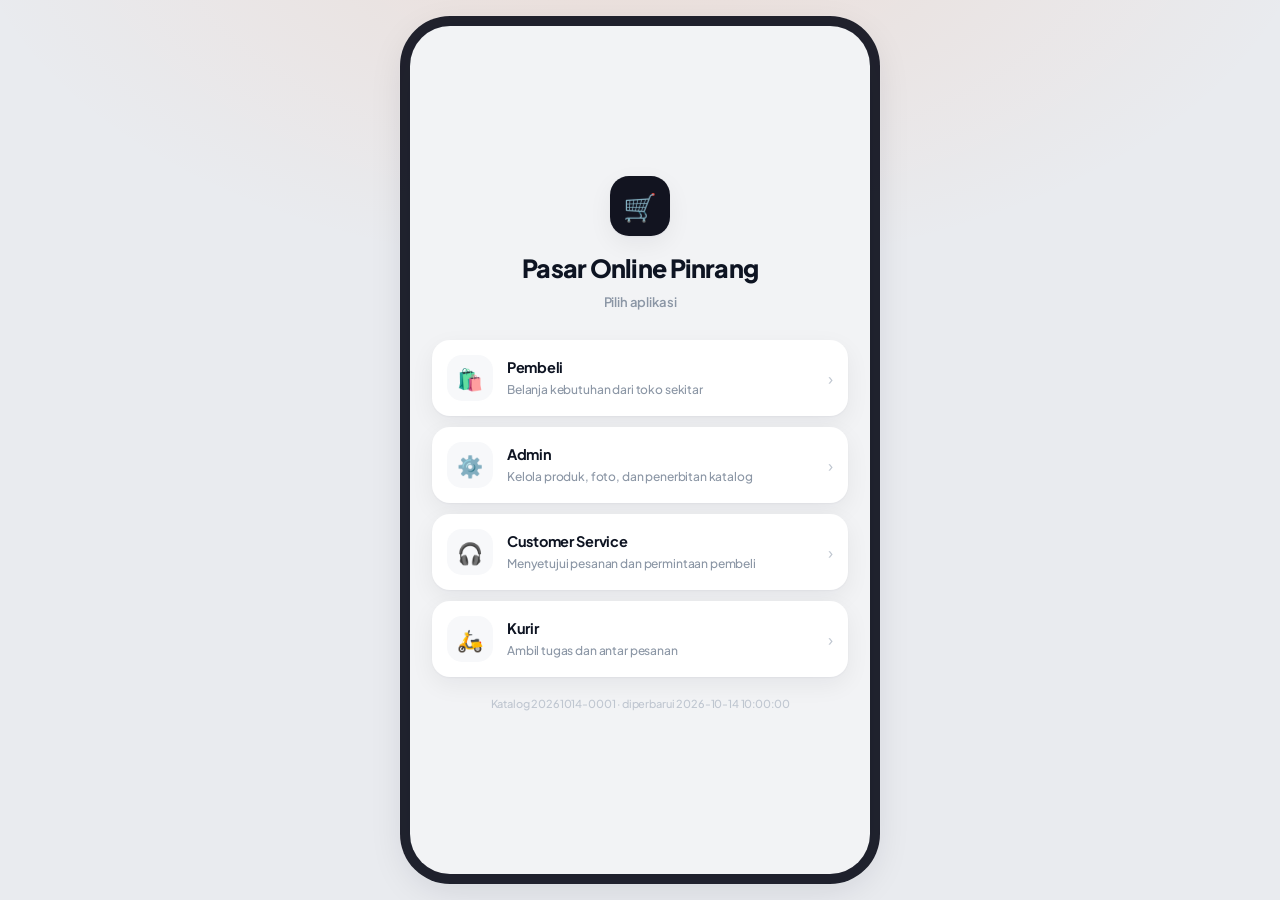
<file: index.html>
<!DOCTYPE html>
<html lang="id" data-tema="">
<head>
<meta charset="utf-8">
<meta name="viewport" content="width=device-width,initial-scale=1,maximum-scale=1,viewport-fit=cover">
<meta name="theme-color" content="#F2F3F5" media="(prefers-color-scheme: light)">
<meta name="theme-color" content="#0C0E13" media="(prefers-color-scheme: dark)">
<title>Pasar Online Pinrang</title>
<link rel="manifest" href="manifest.json">
<link rel="preconnect" href="https://fonts.googleapis.com">
<link rel="preconnect" href="https://fonts.gstatic.com" crossorigin>
<link rel="stylesheet" href="https://fonts.googleapis.com/css2?family=Plus+Jakarta+Sans:wght@400;500;600;700;800&display=swap">
<link rel="stylesheet" href="assets/css/app.css">
<style>
  .pilih{flex:1;overflow-y:auto;padding:34px 22px;display:flex;flex-direction:column;justify-content:center}
  .pintu{
    display:flex;gap:14px;align-items:center;background:var(--kartu);
    border-radius:var(--radius);padding:15px;box-shadow:var(--bayang);
    margin-bottom:11px;cursor:pointer;transition:transform .12s;
    color:var(--teks);font-weight:400;
  }
  .pintu:active{transform:scale(.985)}
  .pintu.terakhir{box-shadow:var(--bayang),0 0 0 2px var(--teks)}
  .pintu .lingkar{
    width:46px;height:46px;border-radius:15px;background:var(--kartu-2);
    display:flex;align-items:center;justify-content:center;font-size:21px;flex:none;
  }
  .pintu h3{margin:0 0 2px;font-size:14.5px;font-weight:700;letter-spacing:-.02em}
  .pintu p{margin:0;font-size:12px;color:var(--teks2);font-weight:500}
  .pintu .panah{margin-left:auto;color:var(--teks3);font-size:17px}
</style>
</head>
<body>
<div id="akar">
  <div class="pilih">
    <div class="merek">
      <div class="merek-ikon">🛒</div>
      <h1>Pasar Online Pinrang</h1>
      <p class="peran-label">Pilih aplikasi</p>
    </div>

    <a class="pintu" href="user.html">
      <div class="lingkar">🛍️</div>
      <div><h3>Pembeli</h3><p>Belanja kebutuhan dari toko sekitar</p></div>
      <div class="panah">›</div>
    </a>
    <a class="pintu" href="admin.html">
      <div class="lingkar">⚙️</div>
      <div><h3>Admin</h3><p>Kelola produk, foto, dan penerbitan katalog</p></div>
      <div class="panah">›</div>
    </a>
    <a class="pintu" href="cs.html">
      <div class="lingkar">🎧</div>
      <div><h3>Customer Service</h3><p>Menyetujui pesanan dan permintaan pembeli</p></div>
      <div class="panah">›</div>
    </a>
    <a class="pintu" href="kurir.html">
      <div class="lingkar">🛵</div>
      <div><h3>Kurir</h3><p>Ambil tugas dan antar pesanan</p></div>
      <div class="panah">›</div>
    </a>

    <p class="versi" id="info-versi">Memuat…</p>
  </div>
</div>

<script src="assets/js/config.js"></script>
<script>
  const tema = localStorage.getItem("pp_tema");
  if (tema) document.documentElement.dataset.tema = tema;

  // Arahkan langsung ke aplikasi yang terakhir dipakai, bila ada.
  const terakhir = localStorage.getItem("pp_app_terakhir");
  if (terakhir) {
    document.querySelectorAll(".pintu").forEach(function (a) {
      if (a.getAttribute("href") === terakhir) a.classList.add("terakhir");
    });
  }
  document.querySelectorAll(".pintu").forEach(function (a) {
    a.addEventListener("click", function () {
      localStorage.setItem("pp_app_terakhir", a.getAttribute("href"));
    });
  });

  fetch(APP_CONFIG.urlVersi + "?t=" + Date.now(), { cache: "no-store" })
    .then(function (r) { return r.json(); })
    .then(function (j) {
      document.getElementById("info-versi").textContent =
        "Katalog " + j.versi + " · diperbarui " + j.diperbarui;
    })
    .catch(function () {
      document.getElementById("info-versi").textContent = "v" + APP_CONFIG.versiApp;
    });

  if ("serviceWorker" in navigator) navigator.serviceWorker.register("sw.js").catch(function () {});
</script>
</body>
</html>
</file>
<file: assets/css/app.css>
/* =====================================================================
 * app.css — Pasar Pinrang
 * Tampilan ponsel di semua ukuran layar. Di desktop aplikasi tampil
 * sebagai bingkai ponsel yang diletakkan di tengah.
 * ===================================================================== */

/* ── Token warna ────────────────────────────────────────────────────── */
:root{
  --latar:#F2F3F5;
  --kartu:#FFFFFF;
  --kartu-2:#F7F8FA;

  --teks:#0E1422;
  --teks2:#8B96A5;
  --teks3:#BFC6D0;
  --garis:#E8EAEE;

  --utama:#121420;          /* tombol utama, hitam pekat */
  --utama-teks:#FFFFFF;
  --utama-tekan:#2A2D3C;

  --aksen:#FF7A2F;          /* oranye: diskon, tautan, sorotan */
  --aksen-lembut:#FFF0E6;
  --sukses:#16A06A;
  --sukses-lembut:#E6F6EF;
  --merah:#E5484D;
  --merah-lembut:#FDECEC;
  --biru:#2F6FED;
  --biru-lembut:#EAF1FE;
  --ungu:#7C5CFC;
  --ungu-lembut:#F0ECFF;
  --kuning-lembut:#FFF6E0;
  --kuning-teks:#9A6B00;

  /* latar pastel untuk foto produk */
  --pastel-1:#FDEEF2; --pastel-2:#EFEBFD; --pastel-3:#E8F5F0;
  --pastel-4:#FFF3E3; --pastel-5:#EAF0FA;

  --radius:18px;
  --radius-s:12px;
  --radius-l:24px;
  --bayang:0 1px 2px rgba(16,24,40,.04), 0 8px 24px rgba(16,24,40,.06);
  --bayang-kuat:0 10px 40px rgba(16,24,40,.14);

  --atas:58px;
  --bawah:66px;
  --lebar:460px;
}

:root[data-tema="gelap"]{
  --latar:#0C0E13;
  --kartu:#171A22;
  --kartu-2:#1E222B;
  --teks:#ECEFF4;
  --teks2:#8A94A6;
  --teks3:#5A6474;
  --garis:#252A34;
  --utama:#F4F6FA;
  --utama-teks:#121420;
  --utama-tekan:#D4D8E0;
  --aksen:#FF8B4A;
  --aksen-lembut:#2E1F14;
  --sukses-lembut:#10281F;
  --merah-lembut:#2C1718;
  --biru-lembut:#141E32;
  --ungu-lembut:#1C1830;
  --kuning-lembut:#2A2110;
  --kuning-teks:#E0B45C;
  --pastel-1:#241B20; --pastel-2:#1F1C2C; --pastel-3:#172420;
  --pastel-4:#2A2318; --pastel-5:#181E29;
  --bayang:0 1px 2px rgba(0,0,0,.4);
  --bayang-kuat:0 10px 40px rgba(0,0,0,.6);
}

@media (prefers-color-scheme:dark){
  :root:not([data-tema="terang"]){
    --latar:#0C0E13;
    --kartu:#171A22;
    --kartu-2:#1E222B;
    --teks:#ECEFF4;
    --teks2:#8A94A6;
    --teks3:#5A6474;
    --garis:#252A34;
    --utama:#F4F6FA;
    --utama-teks:#121420;
    --utama-tekan:#D4D8E0;
    --aksen:#FF8B4A;
    --aksen-lembut:#2E1F14;
    --sukses-lembut:#10281F;
    --merah-lembut:#2C1718;
    --biru-lembut:#141E32;
    --ungu-lembut:#1C1830;
    --kuning-lembut:#2A2110;
    --kuning-teks:#E0B45C;
    --pastel-1:#241B20; --pastel-2:#1F1C2C; --pastel-3:#172420;
    --pastel-4:#2A2318; --pastel-5:#181E29;
    --bayang:0 1px 2px rgba(0,0,0,.4);
    --bayang-kuat:0 10px 40px rgba(0,0,0,.6);
  }
}

/* ── Dasar ──────────────────────────────────────────────────────────── */
*{box-sizing:border-box;-webkit-tap-highlight-color:transparent}
html,body{margin:0;padding:0;height:100%}

body{
  font-family:"Plus Jakarta Sans",-apple-system,BlinkMacSystemFont,"Segoe UI",
              Roboto,"Helvetica Neue",Arial,sans-serif;
  font-size:15px;
  line-height:1.5;
  background:var(--latar);
  color:var(--teks);
  -webkit-font-smoothing:antialiased;
  overscroll-behavior-y:none;
  letter-spacing:-.01em;
}

img{max-width:100%;display:block}
a{color:var(--aksen);text-decoration:none;font-weight:600}
button,input,select,textarea{font-family:inherit;color:inherit}

/* ── Rangka ponsel ──────────────────────────────────────────────────── */
/* Di ponsel: layar penuh. Di desktop: bingkai di tengah. */
#akar{
  width:100%;
  max-width:var(--lebar);
  margin:0 auto;
  height:100dvh;
  background:var(--latar);
  position:relative;
  overflow:hidden;
  display:flex;
  flex-direction:column;
}

@media (min-width:768px){
  body{
    background-color:#E9EBEF;
    background-image:radial-gradient(1100px 620px at 50% -12%, rgba(255,122,47,.13), transparent 62%);
    display:flex;
    align-items:center;
    justify-content:center;
    padding:26px 0;
  }
  #akar{
    height:min(880px, calc(100dvh - 52px));
    border-radius:40px;
    box-shadow:var(--bayang-kuat),
               0 0 0 10px rgba(18,20,32,.93),
               0 0 0 11px rgba(255,255,255,.10);
  }

  /* Mode gelap: latar sedikit lebih terang dari bingkai supaya tepinya terbaca. */
  :root[data-tema="gelap"] body{ background-color:#1A1D24 }
  :root[data-tema="gelap"] #akar{
    box-shadow:0 18px 60px rgba(0,0,0,.65),
               0 0 0 10px #0A0C10,
               0 0 0 11px rgba(255,255,255,.16);
  }
}

@media (min-width:768px) and (prefers-color-scheme:dark){
  :root:not([data-tema="terang"]) body{ background-color:#1A1D24 }
  :root:not([data-tema="terang"]) #akar{
    box-shadow:0 18px 60px rgba(0,0,0,.65),
               0 0 0 10px #0A0C10,
               0 0 0 11px rgba(255,255,255,.16);
  }
}

/* ── Bilah atas ─────────────────────────────────────────────────────── */
.bilah-atas{
  flex:none;
  min-height:var(--atas);
  background:var(--kartu);
  color:var(--teks);
  display:flex;align-items:center;gap:10px;
  padding:0 16px;
  border-bottom:1px solid var(--garis);
  z-index:40;
}
.bilah-atas h2{
  font-size:17px;margin:0;flex:1;font-weight:700;letter-spacing:-.02em;
  white-space:nowrap;overflow:hidden;text-overflow:ellipsis;
}
.bilah-atas button{
  background:var(--kartu-2);border:0;color:var(--teks);
  border-radius:11px;width:36px;height:36px;font-size:15px;cursor:pointer;
  display:flex;align-items:center;justify-content:center;flex:none;
}
.bilah-atas button:active{background:var(--garis)}

/* ── Area isi ───────────────────────────────────────────────────────── */
.isi{
  flex:1;
  overflow-y:auto;
  -webkit-overflow-scrolling:touch;
  padding:16px 16px 22px;
}
.isi::-webkit-scrollbar{width:0}

/* ── Navigasi bawah ─────────────────────────────────────────────────── */
.nav-bawah{
  flex:none;
  height:var(--bawah);
  background:var(--kartu);
  border-top:1px solid var(--garis);
  display:flex;
  z-index:50;
  padding-bottom:env(safe-area-inset-bottom);
}
.nav-bawah button{
  flex:1;background:none;border:0;cursor:pointer;
  display:flex;flex-direction:column;align-items:center;justify-content:center;gap:4px;
  font-size:10px;font-weight:600;color:var(--teks3);
  position:relative;transition:color .15s;
}
.nav-bawah button span{font-size:19px;line-height:1;filter:grayscale(1);opacity:.55;transition:all .15s}
.nav-bawah button.aktif{color:var(--teks)}
.nav-bawah button.aktif span{filter:none;opacity:1;transform:translateY(-1px)}
.nav-bawah button.aktif::after{
  content:"";position:absolute;bottom:7px;width:4px;height:4px;
  border-radius:50%;background:var(--aksen);
}
.lencana{
  position:absolute;top:9px;margin-left:20px;
  background:var(--aksen);color:#fff;border-radius:10px;
  font-size:9px;font-weight:800;padding:1px 5px;min-width:16px;text-align:center;
  font-style:normal;
}

/* ── Tombol ─────────────────────────────────────────────────────────── */
.btn{
  background:var(--utama);color:var(--utama-teks);
  border:0;border-radius:14px;
  padding:14px 20px;font-size:14.5px;font-weight:700;letter-spacing:-.01em;
  cursor:pointer;transition:transform .08s,opacity .2s,background .15s;
  display:inline-flex;align-items:center;justify-content:center;gap:7px;
}
.btn:active{transform:scale(.975);background:var(--utama-tekan)}
.btn:disabled{opacity:.42;cursor:not-allowed}
.btn.lebar{width:100%}
.btn.kecil{padding:9px 14px;font-size:12.5px;border-radius:10px}
.btn.abu{background:var(--kartu-2);color:var(--teks);border:1px solid var(--garis)}
.btn.garis{background:transparent;border:1.5px solid var(--teks);color:var(--teks)}
.btn.aksen{background:var(--aksen);color:#fff}
.btn.merah{background:var(--merah);color:#fff}
.btn.hijau{background:var(--sukses);color:#fff}

/* ── Formulir ───────────────────────────────────────────────────────── */
label{display:block;margin-bottom:16px;font-size:12.5px;font-weight:700;color:var(--teks2);letter-spacing:0}
input,select,textarea{
  width:100%;margin-top:7px;padding:14px 15px;
  border:1.5px solid var(--garis);border-radius:14px;
  background:var(--kartu);font-size:15px;font-weight:500;
  transition:border-color .15s,background .15s;
}
input::placeholder,textarea::placeholder{color:var(--teks3);font-weight:400}
input:focus,select:focus,textarea:focus{outline:0;border-color:var(--teks);background:var(--kartu)}
textarea{min-height:96px;resize:vertical;line-height:1.5}
select{appearance:none;background-image:none}
.input-gabung{position:relative}
.input-gabung input{padding-right:48px}
.ikon-kanan{
  position:absolute;right:8px;top:12px;background:none;border:0;
  font-size:17px;padding:8px;cursor:pointer;opacity:.5;
}

/* ── Layar login ────────────────────────────────────────────────────── */
.layar-login{
  flex:1;overflow-y:auto;
  padding:34px 22px 34px;
  display:flex;flex-direction:column;justify-content:center;
}
.merek{text-align:center;margin-bottom:28px}
.merek-ikon{
  width:60px;height:60px;margin:0 auto 14px;border-radius:19px;
  background:var(--utama);color:var(--utama-teks);
  display:flex;align-items:center;justify-content:center;font-size:27px;
  box-shadow:var(--bayang);
}
.merek h1{margin:0;font-size:25px;font-weight:800;letter-spacing:-.035em}
.peran-label{margin:5px 0 0;color:var(--teks2);font-size:13px;font-weight:600}

.captcha-baris{display:flex;gap:9px;align-items:center;margin-top:7px}
.captcha-baris canvas{
  flex:1;height:72px;border-radius:14px;border:1.5px solid var(--garis);
  cursor:pointer;width:100%;background:var(--kartu-2);
}
.btn-putar{
  width:46px;height:72px;border:1.5px solid var(--garis);border-radius:14px;
  background:var(--kartu);font-size:19px;cursor:pointer;color:var(--teks2);flex:none;
}
.btn-putar:active{background:var(--kartu-2)}

.pesan-galat{margin:0;color:var(--merah);font-size:12.5px;font-weight:600;display:none}
.pesan-galat.tampil{
  display:block;margin:0 0 14px;background:var(--merah-lembut);
  padding:11px 13px;border-radius:12px;
}
.kaki-login{text-align:center;color:var(--teks2);font-size:13px;margin-top:22px;font-weight:500}
.versi{text-align:center;color:var(--teks3);font-size:11px;margin-top:8px;font-weight:500}

/* ── Kartu ──────────────────────────────────────────────────────────── */
.kartu{
  background:var(--kartu);border-radius:var(--radius);
  box-shadow:var(--bayang);padding:16px;margin-bottom:12px;
}
.judul-bagian{
  font-size:16px;font-weight:800;letter-spacing:-.025em;
  margin:22px 0 12px;display:flex;align-items:center;justify-content:space-between;
}
.judul-bagian:first-child{margin-top:4px}
.judul-bagian a,.judul-bagian .tautan{font-size:12.5px;font-weight:700;color:var(--aksen);cursor:pointer}

/* ── Produk ─────────────────────────────────────────────────────────── */
.kisi-produk{display:grid;grid-template-columns:1fr 1fr;gap:12px}
.kartu-produk{
  background:var(--kartu);border-radius:var(--radius);overflow:hidden;
  box-shadow:var(--bayang);cursor:pointer;transition:transform .12s;
  position:relative;
}
.kartu-produk:active{transform:scale(.982)}
.kartu-produk .bingkai-foto{
  position:relative;background:var(--pastel-1);aspect-ratio:1;
}
.kartu-produk:nth-child(5n+2) .bingkai-foto{background:var(--pastel-2)}
.kartu-produk:nth-child(5n+3) .bingkai-foto{background:var(--pastel-3)}
.kartu-produk:nth-child(5n+4) .bingkai-foto{background:var(--pastel-4)}
.kartu-produk:nth-child(5n+5) .bingkai-foto{background:var(--pastel-5)}
.kartu-produk img{width:100%;height:100%;object-fit:cover}
.kartu-produk .isi-kartu{padding:11px 12px 13px}
.kartu-produk .nama{
  font-size:13px;font-weight:600;line-height:1.35;height:36px;
  overflow:hidden;margin:0 0 6px;
}
.badge-diskon{
  position:absolute;top:9px;left:9px;background:var(--aksen);color:#fff;
  font-size:10px;font-weight:800;padding:3px 7px;border-radius:7px;
}
.btn-suka{
  position:absolute;top:9px;right:9px;width:28px;height:28px;border-radius:50%;
  background:rgba(255,255,255,.92);border:0;cursor:pointer;font-size:13px;
  display:flex;align-items:center;justify-content:center;box-shadow:var(--bayang);
}

.harga{color:var(--teks);font-weight:800;font-size:14.5px;letter-spacing:-.02em}
.harga-coret{color:var(--teks3);text-decoration:line-through;font-size:11px;margin-left:6px;font-weight:500}
.meta{color:var(--teks2);font-size:11px;margin-top:4px;font-weight:500}
.kartu-produk .meta{white-space:nowrap;overflow:hidden;text-overflow:ellipsis}
.bintang{color:var(--aksen);font-size:11px;font-weight:700}

/* ── Kategori ───────────────────────────────────────────────────────── */
.kisi-kategori{display:grid;grid-template-columns:repeat(4,1fr);gap:10px}
.kat{text-align:center;cursor:pointer}
.kat .ikon{
  width:100%;aspect-ratio:1;border-radius:16px;background:var(--kartu);
  display:flex;align-items:center;justify-content:center;font-size:23px;
  box-shadow:var(--bayang);transition:transform .12s;
}
.kat:active .ikon{transform:scale(.94)}
.kat .nama{font-size:10.5px;margin-top:6px;line-height:1.25;color:var(--teks2);font-weight:600}

/* ── Baris daftar ───────────────────────────────────────────────────── */
.baris{display:flex;gap:11px;align-items:center}
.baris-item{display:flex;gap:12px;padding:12px 0;border-bottom:1px solid var(--garis);align-items:center}
.baris-item:last-child{border-bottom:0}
.baris-item img{
  width:62px;height:62px;border-radius:13px;object-fit:cover;
  background:var(--pastel-1);flex:none;
}
.baris-item .tengah{flex:1;min-width:0}
.baris-item .tengah h4{
  margin:0 0 4px;font-size:13.5px;font-weight:700;letter-spacing:-.01em;
  white-space:nowrap;overflow:hidden;text-overflow:ellipsis;
}

/* ── Label status ───────────────────────────────────────────────────── */
.label{
  display:inline-block;padding:4px 10px;border-radius:8px;
  font-size:10.5px;font-weight:800;letter-spacing:.01em;
}
.label.menunggu_cs,.label.menunggu{background:var(--kuning-lembut);color:var(--kuning-teks)}
.label.disetujui{background:var(--biru-lembut);color:var(--biru)}
.label.diproses{background:var(--ungu-lembut);color:var(--ungu)}
.label.dikirim{background:var(--aksen-lembut);color:var(--aksen)}
.label.selesai{background:var(--sukses-lembut);color:var(--sukses)}
.label.ditolak,.label.dibatalkan{background:var(--merah-lembut);color:var(--merah)}

/* ── Kosong & memuat ────────────────────────────────────────────────── */
.kosong{text-align:center;padding:56px 24px;color:var(--teks2);font-weight:500;font-size:14px}
.kosong .ikon{
  font-size:34px;width:74px;height:74px;margin:0 auto 14px;
  background:var(--kartu);border-radius:24px;box-shadow:var(--bayang);
  display:flex;align-items:center;justify-content:center;
}

/* ── Pencarian & cip ────────────────────────────────────────────────── */
.cari{position:relative;margin-bottom:14px}
.cari input{
  margin:0;padding-left:42px;border-radius:15px;
  background:var(--kartu);border-color:transparent;box-shadow:var(--bayang);
}
.cari::before{content:"🔍";position:absolute;left:15px;top:13px;font-size:14px;z-index:1;opacity:.45}

.cip-baris{
  display:flex;gap:8px;overflow-x:auto;padding-bottom:10px;margin-bottom:4px;
  scrollbar-width:none;
}
.cip-baris::-webkit-scrollbar{display:none}
.cip{
  flex:none;padding:9px 16px;border-radius:12px;background:var(--kartu);
  border:1px solid var(--garis);font-size:12.5px;font-weight:700;
  cursor:pointer;white-space:nowrap;transition:all .14s;
}
.cip.aktif{background:var(--utama);border-color:var(--utama);color:var(--utama-teks)}

/* ── Lapisan: tabir, dialog, lembar, toast ──────────────────────────── */
/* Semuanya absolut di dalam #akar agar tetap di dalam bingkai ponsel. */
.tabir{
  position:absolute;inset:0;background:rgba(10,13,20,.52);
  backdrop-filter:blur(2px);z-index:100;
  display:none;align-items:center;justify-content:center;flex-direction:column;
  gap:14px;padding:24px;
}
.tabir p{color:#fff;font-size:13.5px;font-weight:600;margin:0}
.putar{
  width:36px;height:36px;border:3px solid rgba(255,255,255,.25);
  border-top-color:#fff;border-radius:50%;animation:putar .75s linear infinite;
}
.putar.gelap{border-color:var(--garis);border-top-color:var(--teks)}
@keyframes putar{to{transform:rotate(360deg)}}

.kotak-dialog{
  background:var(--kartu);border-radius:var(--radius-l);padding:22px;
  max-width:320px;width:100%;box-shadow:var(--bayang-kuat);
}
.kotak-dialog p{color:var(--teks);margin:0 0 20px;font-size:14.5px;font-weight:600;line-height:1.45}
.baris-tombol{display:flex;gap:10px}
.baris-tombol .btn{flex:1}

.lembar{
  position:absolute;left:0;right:0;bottom:0;
  transform:translateY(100%);
  background:var(--kartu);z-index:110;
  border-radius:var(--radius-l) var(--radius-l) 0 0;
  max-height:92%;overflow-y:auto;
  transition:transform .3s cubic-bezier(.32,.72,.3,1);
  padding-bottom:env(safe-area-inset-bottom);
  box-shadow:0 -8px 40px rgba(16,24,40,.16);
}
.lembar.buka{transform:translateY(0)}
.lembar::-webkit-scrollbar{width:0}
.pegangan{width:40px;height:4px;background:var(--garis);border-radius:4px;margin:10px auto 0}
.lembar-kepala{
  position:sticky;top:0;background:var(--kartu);padding:14px 18px;
  border-bottom:1px solid var(--garis);display:flex;align-items:center;gap:10px;z-index:2;
}
.lembar-kepala h3{margin:0;flex:1;font-size:17px;font-weight:800;letter-spacing:-.025em}
.lembar-isi{padding:18px}

.toast-wadah{
  position:absolute;left:0;right:0;bottom:calc(var(--bawah) + 14px);
  z-index:200;padding:0 16px;pointer-events:none;
}
.toast{
  background:var(--utama);color:var(--utama-teks);
  padding:13px 16px;border-radius:14px;margin-top:9px;
  font-size:13.5px;font-weight:600;box-shadow:var(--bayang-kuat);
  animation:naik .24s cubic-bezier(.3,.9,.4,1);
}
.toast.sukses{background:var(--sukses);color:#fff}
.toast.galat{background:var(--merah);color:#fff}
.toast.keluar{opacity:0;transform:translateY(6px);transition:all .4s}
@keyframes naik{from{transform:translateY(16px);opacity:0}}

/* ── Keranjang ──────────────────────────────────────────────────────── */
.penghitung{display:flex;align-items:center;gap:11px}
.penghitung button{
  width:30px;height:30px;border-radius:9px;border:1px solid var(--garis);
  background:var(--kartu);font-size:16px;cursor:pointer;line-height:1;
  display:flex;align-items:center;justify-content:center;color:var(--teks);
}
.penghitung button:active{background:var(--kartu-2)}
.penghitung span{min-width:24px;text-align:center;font-weight:800;font-size:14px}

/* Menempel di dasar area isi saat digulir. */
.bilah-bayar{
  position:sticky;bottom:-22px;
  margin:16px -16px -22px;
  padding:14px 16px calc(14px + env(safe-area-inset-bottom));
  background:var(--kartu);border-top:1px solid var(--garis);
  display:flex;align-items:center;gap:14px;
}
.bilah-bayar .total{flex:1;min-width:0}
.bilah-bayar .total small{display:block;color:var(--teks2);font-size:11px;font-weight:600}
.bilah-bayar .harga{font-size:18px}

/* ── Unggah foto ────────────────────────────────────────────────────── */
.kisi-foto{display:grid;grid-template-columns:repeat(4,1fr);gap:9px;margin-top:7px}
.sel-foto{
  aspect-ratio:1;border:1.5px dashed var(--garis);border-radius:14px;
  position:relative;overflow:hidden;display:flex;align-items:center;justify-content:center;
  color:var(--teks3);font-size:22px;cursor:pointer;background:var(--kartu-2);
}
.sel-foto img{width:100%;height:100%;object-fit:cover}
.sel-foto .buang{
  position:absolute;top:4px;right:4px;background:rgba(10,13,20,.72);color:#fff;
  border:0;border-radius:50%;width:20px;height:20px;font-size:11px;cursor:pointer;
  line-height:1;display:flex;align-items:center;justify-content:center;
}

/* ── Statistik ──────────────────────────────────────────────────────── */
.stat-kisi{display:grid;grid-template-columns:1fr 1fr;gap:12px;margin-bottom:4px}
.stat{background:var(--kartu);border-radius:var(--radius);padding:16px;box-shadow:var(--bayang)}
.stat .angka{font-size:25px;font-weight:800;letter-spacing:-.035em;line-height:1.1}
.stat .ket{font-size:11.5px;color:var(--teks2);margin-top:5px;font-weight:600}

/* ── Pembantu ───────────────────────────────────────────────────────── */
hr{border:0;border-top:1px solid var(--garis);margin:15px 0}
.mini{font-size:12px;color:var(--teks2);font-weight:500}
.tebal{font-weight:700;letter-spacing:-.015em}
.kanan{text-align:right}
.antar{display:flex;justify-content:space-between;align-items:center;gap:10px}
.sorot{background:var(--aksen-lembut);color:var(--aksen)}
</file>
